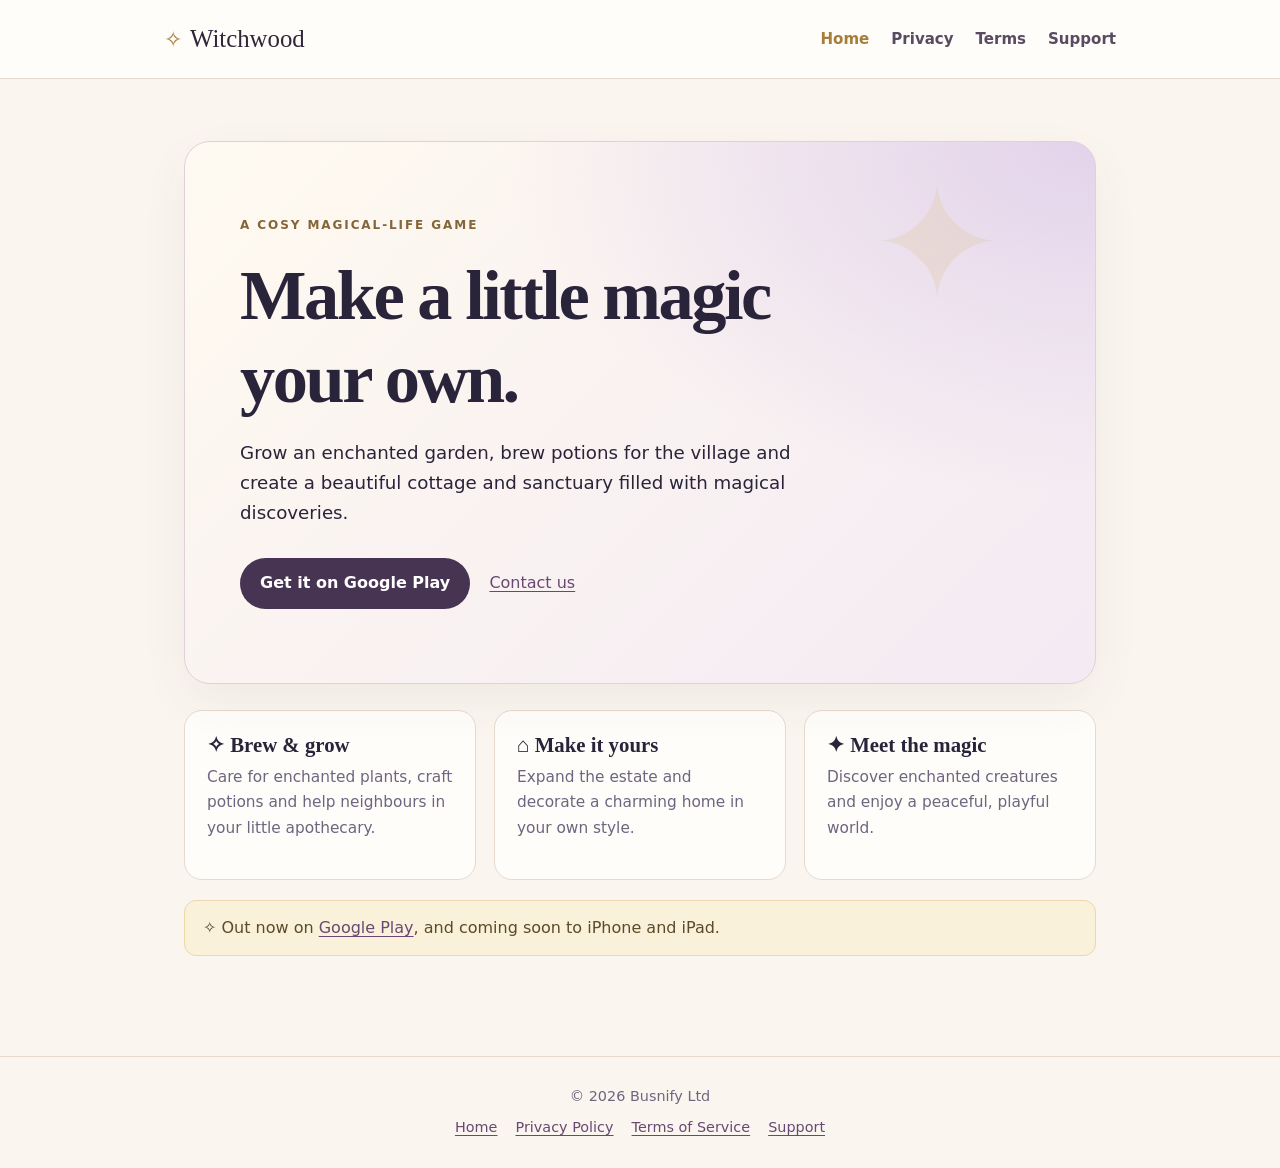
<file: index.html>
<!doctype html>
<html lang="en-GB"><head><meta charset="utf-8"><meta name="viewport" content="width=device-width, initial-scale=1"><meta name="description" content="Witchwood — a cosy magical-life game. Official website, privacy policy and player support."><title>Witchwood — A Little World of Magic</title><link rel="stylesheet" href="styles.css"></head><body>
<header><nav class="nav" aria-label="Main navigation"><a class="brand" href="/">Witchwood</a><div class="links"><a href="/" aria-current="page">Home</a><a href="/privacy.html">Privacy</a><a href="/terms.html">Terms</a><a href="/support.html">Support</a></div></nav></header>
<main><section class="hero"><div class="eyebrow">A cosy magical-life game</div><h1>Make a little magic<br>your own.</h1><p>Grow an enchanted garden, brew potions for the village and create a beautiful cottage and sanctuary filled with magical discoveries.</p><a class="button" href="https://play.google.com/store/apps/details?id=uk.witchwood.game">Get it on Google Play</a> <a href="/support.html" style="margin-left:14px">Contact us</a></section><section class="grid" aria-label="About the game"><div class="tile"><h2>✧ Brew & grow</h2><p>Care for enchanted plants, craft potions and help neighbours in your little apothecary.</p></div><div class="tile"><h2>⌂ Make it yours</h2><p>Expand the estate and decorate a charming home in your own style.</p></div><div class="tile"><h2>✦ Meet the magic</h2><p>Discover enchanted creatures and enjoy a peaceful, playful world.</p></div></section><div class="notice">✧ Out now on <a href="https://play.google.com/store/apps/details?id=uk.witchwood.game">Google Play</a>, and coming soon to iPhone and iPad.</div></main>
<footer><div>© 2026 Busnify Ltd</div><nav aria-label="Footer"><a href="/">Home</a><a href="/privacy.html">Privacy Policy</a><a href="/terms.html">Terms of Service</a><a href="/support.html">Support</a></nav></footer>
</body></html>
</file>
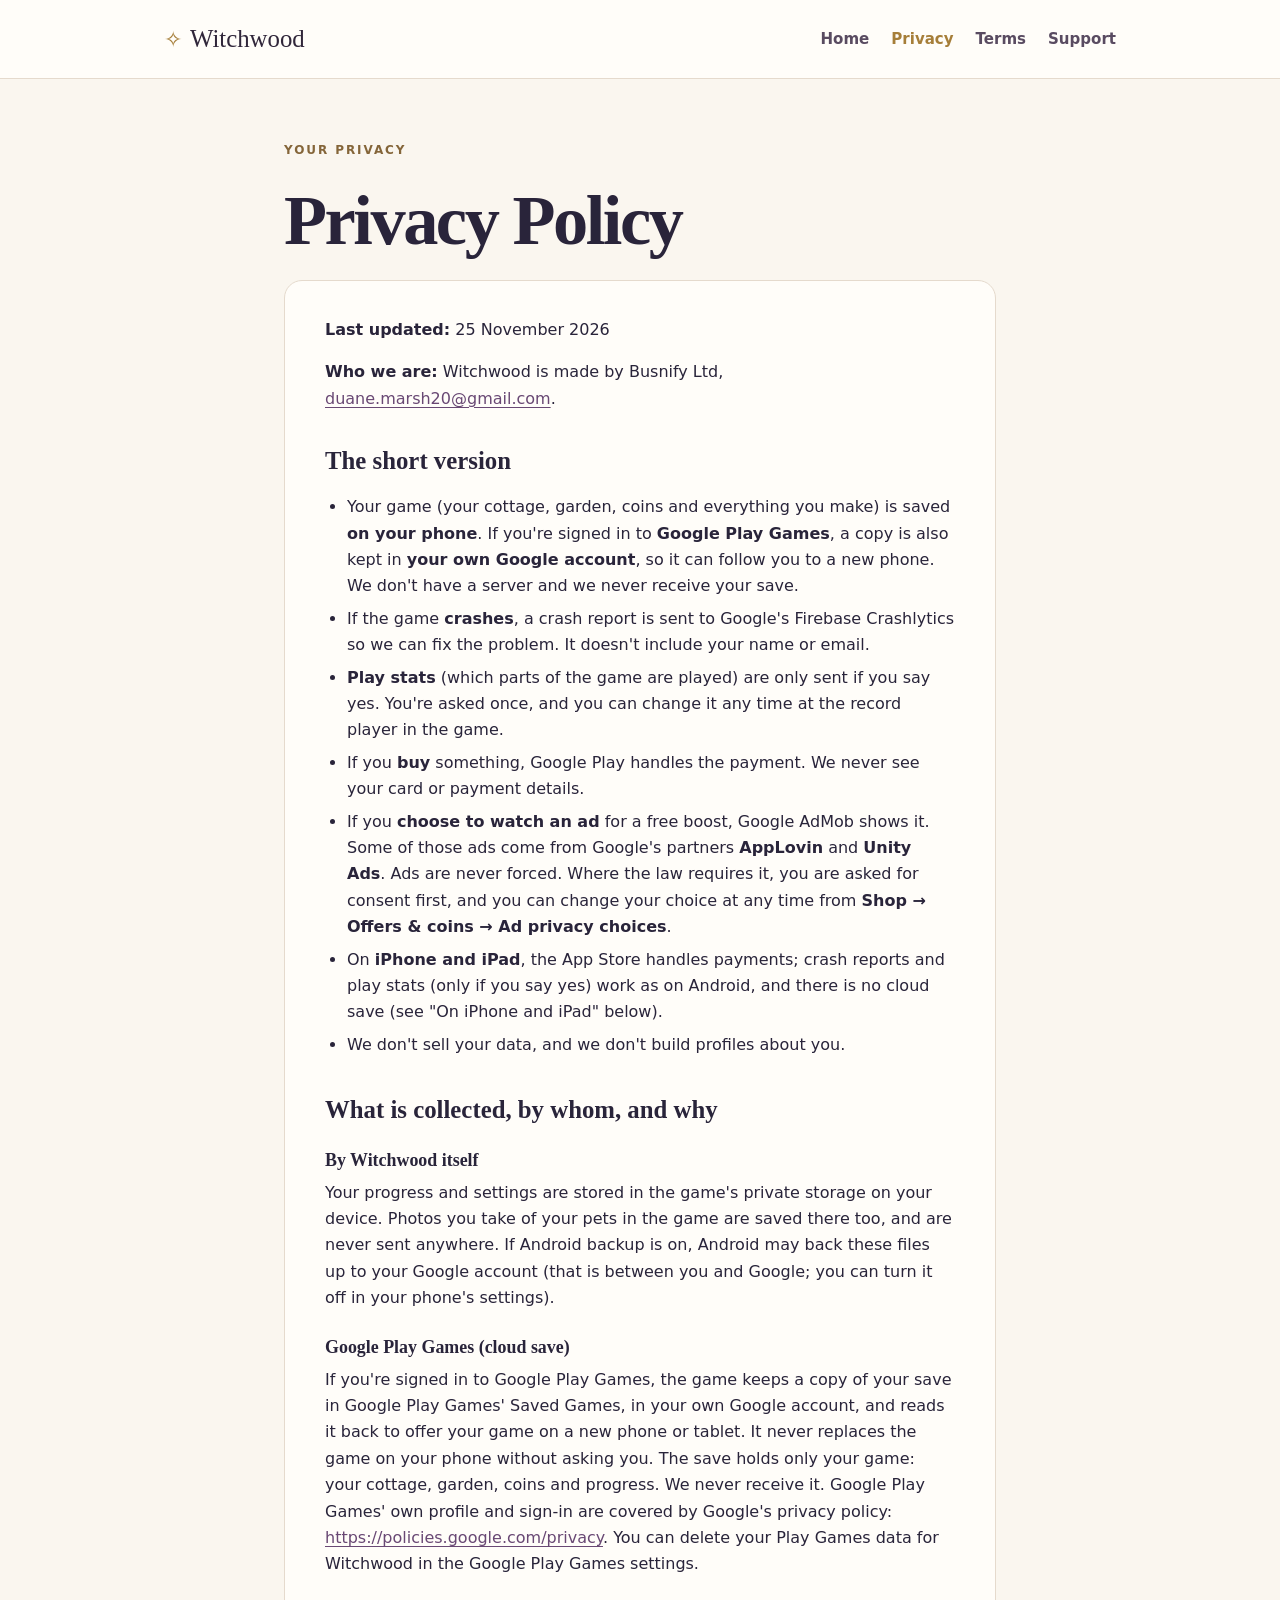
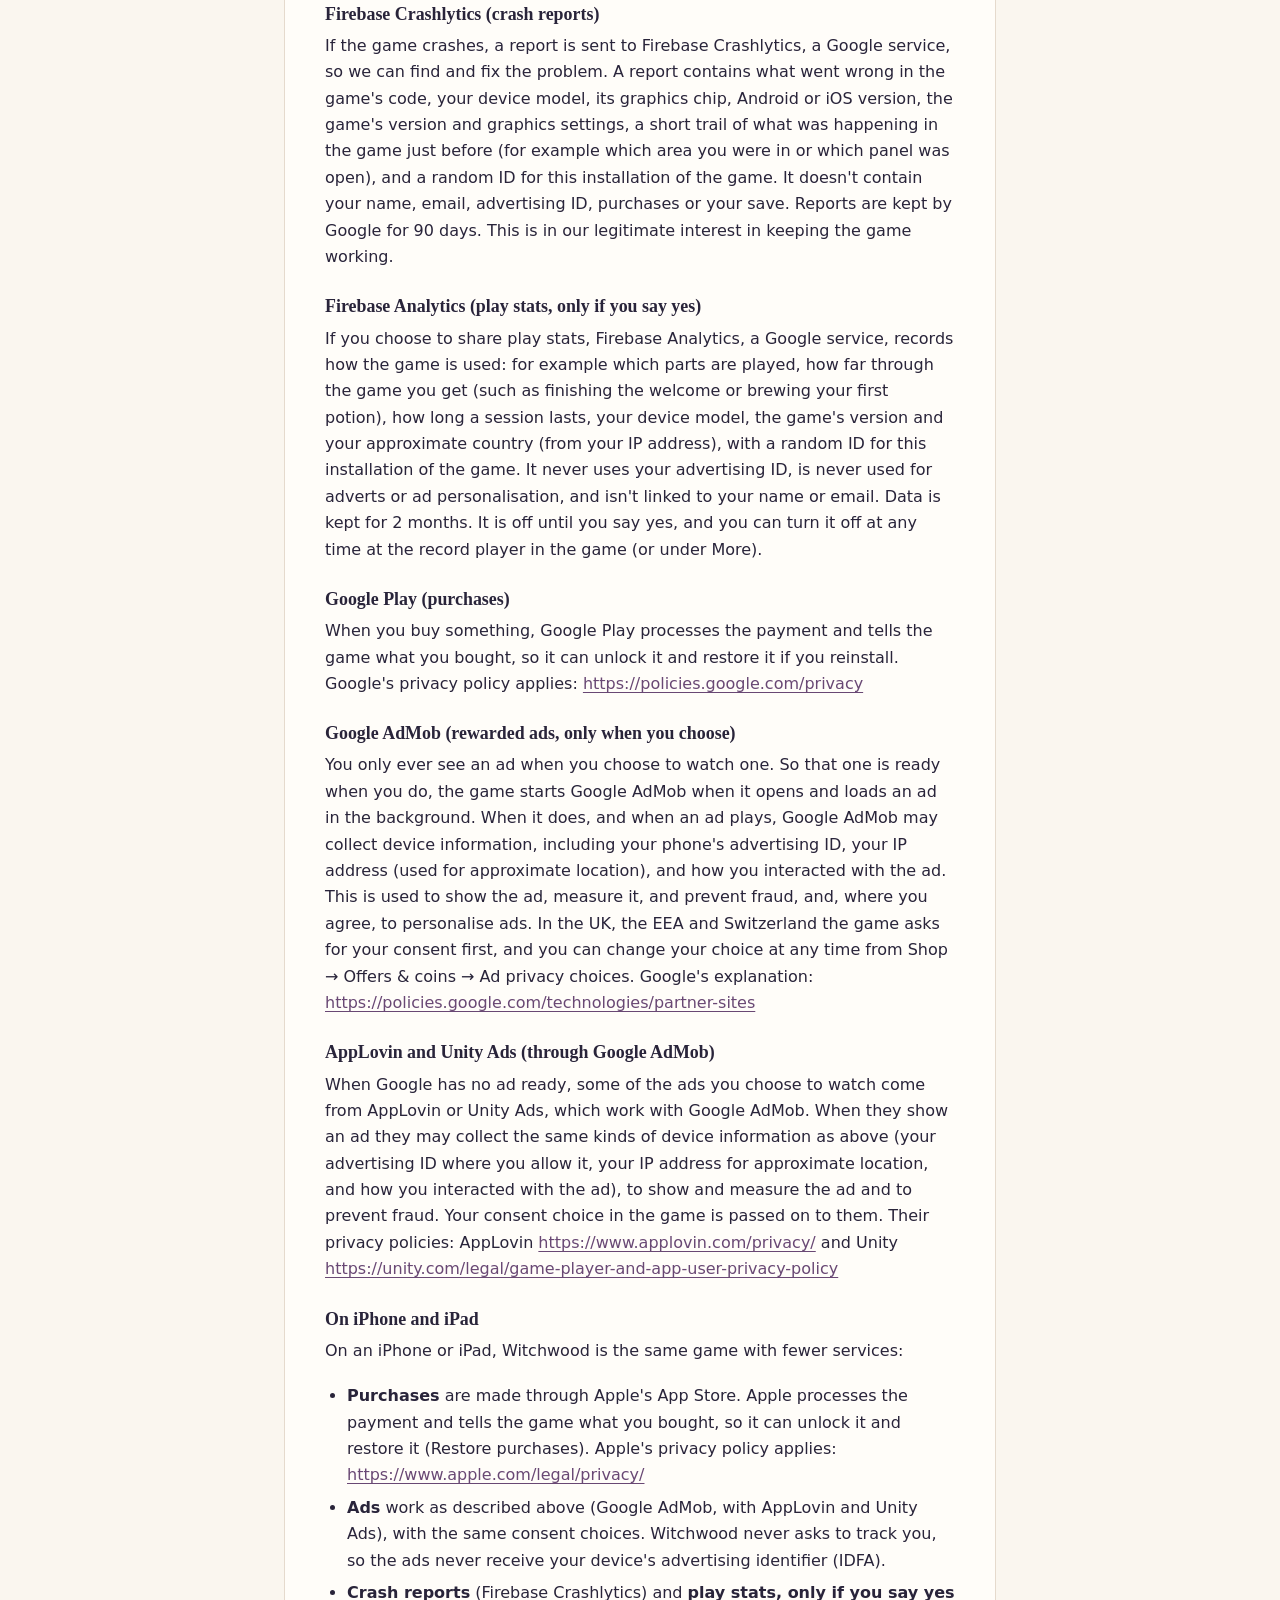
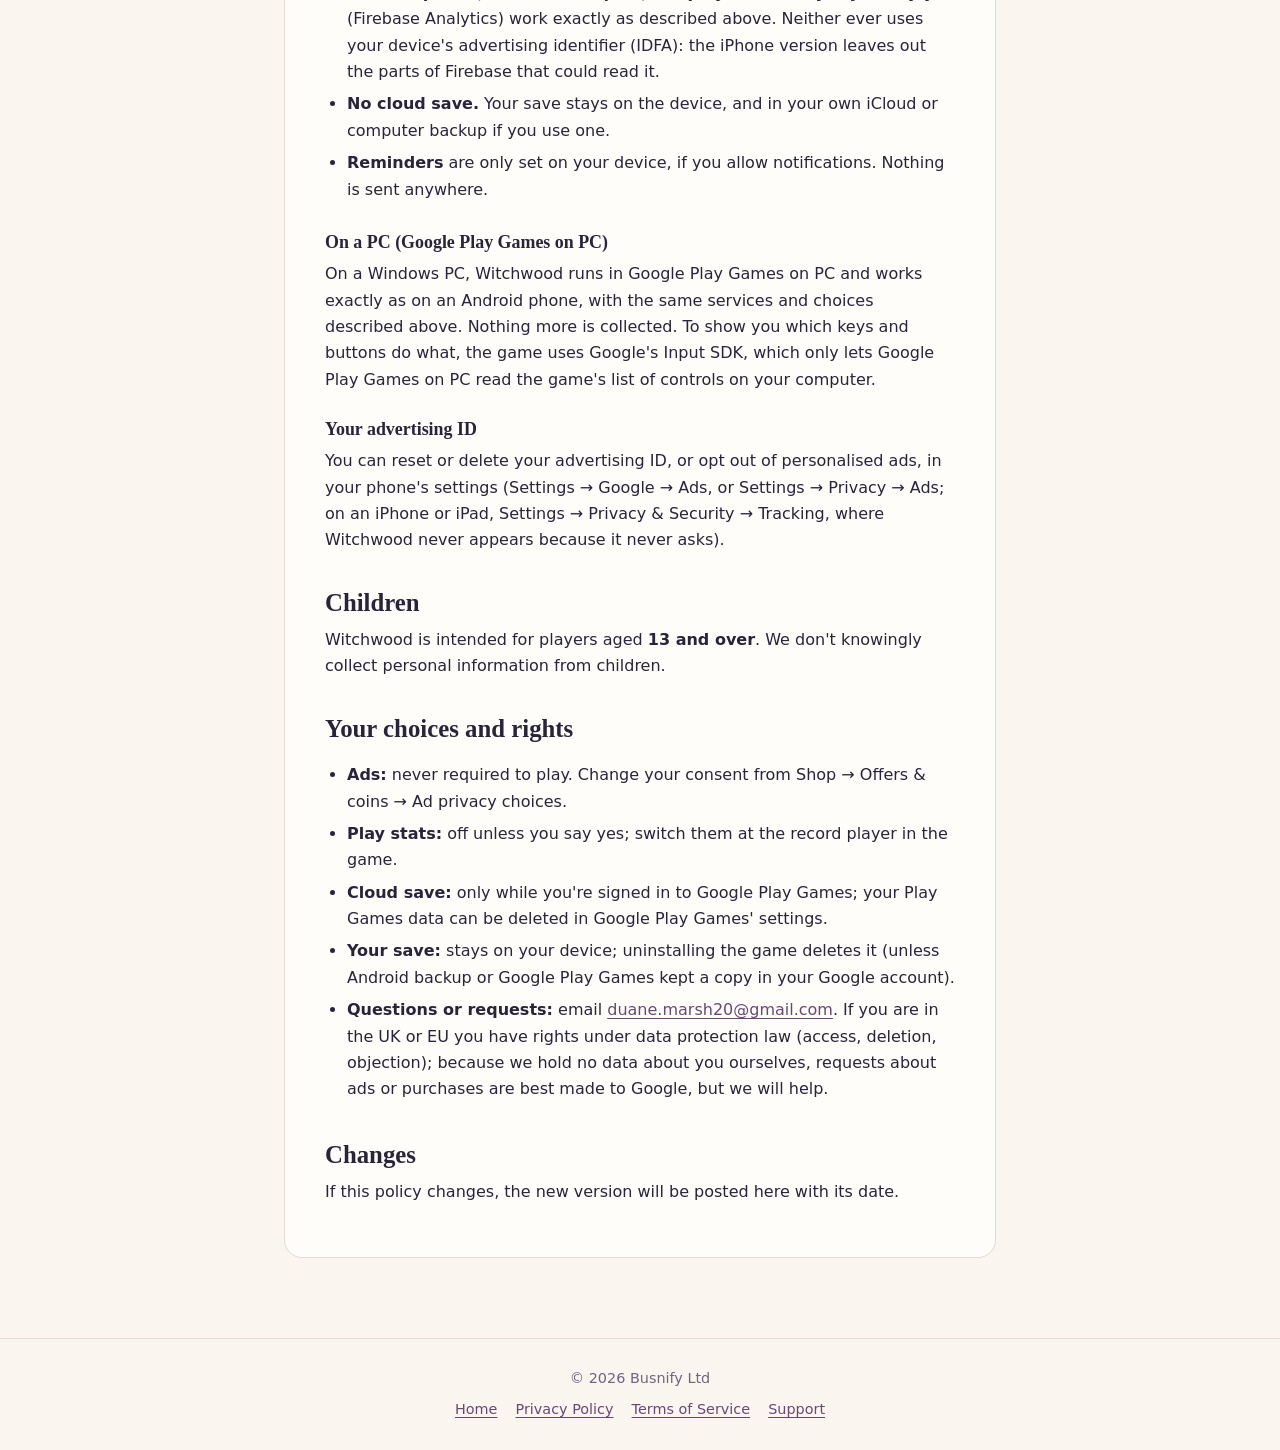
<file: privacy.html>
<!doctype html>
<html lang="en-GB"><head><meta charset="utf-8"><meta name="viewport" content="width=device-width, initial-scale=1"><meta name="description" content="Witchwood privacy policy: game saves, advertising, purchases and contact details."><title>Privacy Policy — Witchwood</title><link rel="stylesheet" href="styles.css"></head><body>
<header><nav class="nav" aria-label="Main navigation"><a class="brand" href="/">Witchwood</a><div class="links"><a href="/">Home</a><a href="/privacy.html" aria-current="page">Privacy</a><a href="/terms.html">Terms</a><a href="/support.html">Support</a></div></nav></header>
<main class="detail"><div class="eyebrow">Your privacy</div><h1>Privacy Policy</h1><section class="content-card">
<p><strong>Last updated:</strong> 25 November 2026</p>
<p><strong>Who we are:</strong> Witchwood is made by Busnify Ltd, <a href="mailto:duane.marsh20@gmail.com">duane.marsh20@gmail.com</a>.</p>
<h2>The short version</h2>
<ul><li>Your game (your cottage, garden, coins and everything you make) is saved <strong>on your phone</strong>. If you're signed in to <strong>Google Play Games</strong>, a copy is also kept in <strong>your own Google account</strong>, so it can follow you to a new phone. We don't have a server and we never receive your save.</li><li>If the game <strong>crashes</strong>, a crash report is sent to Google's Firebase Crashlytics so we can fix the problem. It doesn't include your name or email.</li><li><strong>Play stats</strong> (which parts of the game are played) are only sent if you say yes. You're asked once, and you can change it any time at the record player in the game.</li><li>If you <strong>buy</strong> something, Google Play handles the payment. We never see your card or payment details.</li><li>If you <strong>choose to watch an ad</strong> for a free boost, Google AdMob shows it. Some of those ads come from Google's partners <strong>AppLovin</strong> and <strong>Unity Ads</strong>. Ads are never forced. Where the law requires it, you are asked for consent first, and you can change your choice at any time from <strong>Shop → Offers &amp; coins → Ad privacy choices</strong>.</li><li>On <strong>iPhone and iPad</strong>, the App Store handles payments; crash reports and play stats (only if you say yes) work as on Android, and there is no cloud save (see "On iPhone and iPad" below).</li><li>We don't sell your data, and we don't build profiles about you.</li></ul>
<h2>What is collected, by whom, and why</h2>
<h3>By Witchwood itself</h3>
<p>Your progress and settings are stored in the game's private storage on your device. Photos you take of your pets in the game are saved there too, and are never sent anywhere. If Android backup is on, Android may back these files up to your Google account (that is between you and Google; you can turn it off in your phone's settings).</p>
<h3>Google Play Games (cloud save)</h3>
<p>If you're signed in to Google Play Games, the game keeps a copy of your save in Google Play Games' Saved Games, in your own Google account, and reads it back to offer your game on a new phone or tablet. It never replaces the game on your phone without asking you. The save holds only your game: your cottage, garden, coins and progress. We never receive it. Google Play Games' own profile and sign-in are covered by Google's privacy policy: <a href="https://policies.google.com/privacy">https://policies.google.com/privacy</a>. You can delete your Play Games data for Witchwood in the Google Play Games settings.</p>
<h3>Firebase Crashlytics (crash reports)</h3>
<p>If the game crashes, a report is sent to Firebase Crashlytics, a Google service, so we can find and fix the problem. A report contains what went wrong in the game's code, your device model, its graphics chip, Android or iOS version, the game's version and graphics settings, a short trail of what was happening in the game just before (for example which area you were in or which panel was open), and a random ID for this installation of the game. It doesn't contain your name, email, advertising ID, purchases or your save. Reports are kept by Google for 90 days. This is in our legitimate interest in keeping the game working.</p>
<h3>Firebase Analytics (play stats, only if you say yes)</h3>
<p>If you choose to share play stats, Firebase Analytics, a Google service, records how the game is used: for example which parts are played, how far through the game you get (such as finishing the welcome or brewing your first potion), how long a session lasts, your device model, the game's version and your approximate country (from your IP address), with a random ID for this installation of the game. It never uses your advertising ID, is never used for adverts or ad personalisation, and isn't linked to your name or email. Data is kept for 2 months. It is off until you say yes, and you can turn it off at any time at the record player in the game (or under More).</p>
<h3>Google Play (purchases)</h3>
<p>When you buy something, Google Play processes the payment and tells the game what you bought, so it can unlock it and restore it if you reinstall. Google's privacy policy applies: <a href="https://policies.google.com/privacy">https://policies.google.com/privacy</a></p>
<h3>Google AdMob (rewarded ads, only when you choose)</h3>
<p>You only ever see an ad when you choose to watch one. So that one is ready when you do, the game starts Google AdMob when it opens and loads an ad in the background. When it does, and when an ad plays, Google AdMob may collect device information, including your phone's advertising ID, your IP address (used for approximate location), and how you interacted with the ad. This is used to show the ad, measure it, and prevent fraud, and, where you agree, to personalise ads. In the UK, the EEA and Switzerland the game asks for your consent first, and you can change your choice at any time from Shop → Offers &amp; coins → Ad privacy choices. Google's explanation: <a href="https://policies.google.com/technologies/partner-sites">https://policies.google.com/technologies/partner-sites</a></p>
<h3>AppLovin and Unity Ads (through Google AdMob)</h3>
<p>When Google has no ad ready, some of the ads you choose to watch come from AppLovin or Unity Ads, which work with Google AdMob. When they show an ad they may collect the same kinds of device information as above (your advertising ID where you allow it, your IP address for approximate location, and how you interacted with the ad), to show and measure the ad and to prevent fraud. Your consent choice in the game is passed on to them. Their privacy policies: AppLovin <a href="https://www.applovin.com/privacy/">https://www.applovin.com/privacy/</a> and Unity <a href="https://unity.com/legal/game-player-and-app-user-privacy-policy">https://unity.com/legal/game-player-and-app-user-privacy-policy</a></p>
<h3>On iPhone and iPad</h3>
<p>On an iPhone or iPad, Witchwood is the same game with fewer services:</p>
<ul><li><strong>Purchases</strong> are made through Apple's App Store. Apple processes the payment and tells the game what you bought, so it can unlock it and restore it (Restore purchases). Apple's privacy policy applies: <a href="https://www.apple.com/legal/privacy/">https://www.apple.com/legal/privacy/</a></li><li><strong>Ads</strong> work as described above (Google AdMob, with AppLovin and Unity Ads), with the same consent choices. Witchwood never asks to track you, so the ads never receive your device's advertising identifier (IDFA).</li><li><strong>Crash reports</strong> (Firebase Crashlytics) and <strong>play stats, only if you say yes</strong> (Firebase Analytics) work exactly as described above. Neither ever uses your device's advertising identifier (IDFA): the iPhone version leaves out the parts of Firebase that could read it.</li><li><strong>No cloud save.</strong> Your save stays on the device, and in your own iCloud or computer backup if you use one.</li><li><strong>Reminders</strong> are only set on your device, if you allow notifications. Nothing is sent anywhere.</li></ul>
<h3>On a PC (Google Play Games on PC)</h3>
<p>On a Windows PC, Witchwood runs in Google Play Games on PC and works exactly as on an Android phone, with the same services and choices described above. Nothing more is collected. To show you which keys and buttons do what, the game uses Google's Input SDK, which only lets Google Play Games on PC read the game's list of controls on your computer.</p>
<h3>Your advertising ID</h3>
<p>You can reset or delete your advertising ID, or opt out of personalised ads, in your phone's settings (Settings → Google → Ads, or Settings → Privacy → Ads; on an iPhone or iPad, Settings → Privacy &amp; Security → Tracking, where Witchwood never appears because it never asks).</p>
<h2>Children</h2>
<p>Witchwood is intended for players aged <strong>13 and over</strong>. We don't knowingly collect personal information from children.</p>
<h2>Your choices and rights</h2>
<ul><li><strong>Ads:</strong> never required to play. Change your consent from Shop → Offers &amp; coins → Ad privacy choices.</li><li><strong>Play stats:</strong> off unless you say yes; switch them at the record player in the game.</li><li><strong>Cloud save:</strong> only while you're signed in to Google Play Games; your Play Games data can be deleted in Google Play Games' settings.</li><li><strong>Your save:</strong> stays on your device; uninstalling the game deletes it (unless Android backup or Google Play Games kept a copy in your Google account).</li><li><strong>Questions or requests:</strong> email <a href="mailto:duane.marsh20@gmail.com">duane.marsh20@gmail.com</a>. If you are in the UK or EU you have rights under data protection law (access, deletion, objection); because we hold no data about you ourselves, requests about ads or purchases are best made to Google, but we will help.</li></ul>
<h2>Changes</h2>
<p>If this policy changes, the new version will be posted here with its date.</p>
</section></main>
<footer><div>© 2026 Busnify Ltd</div><nav aria-label="Footer"><a href="/">Home</a><a href="/privacy.html">Privacy Policy</a><a href="/terms.html">Terms of Service</a><a href="/support.html">Support</a></nav></footer>
</body></html>
</file>
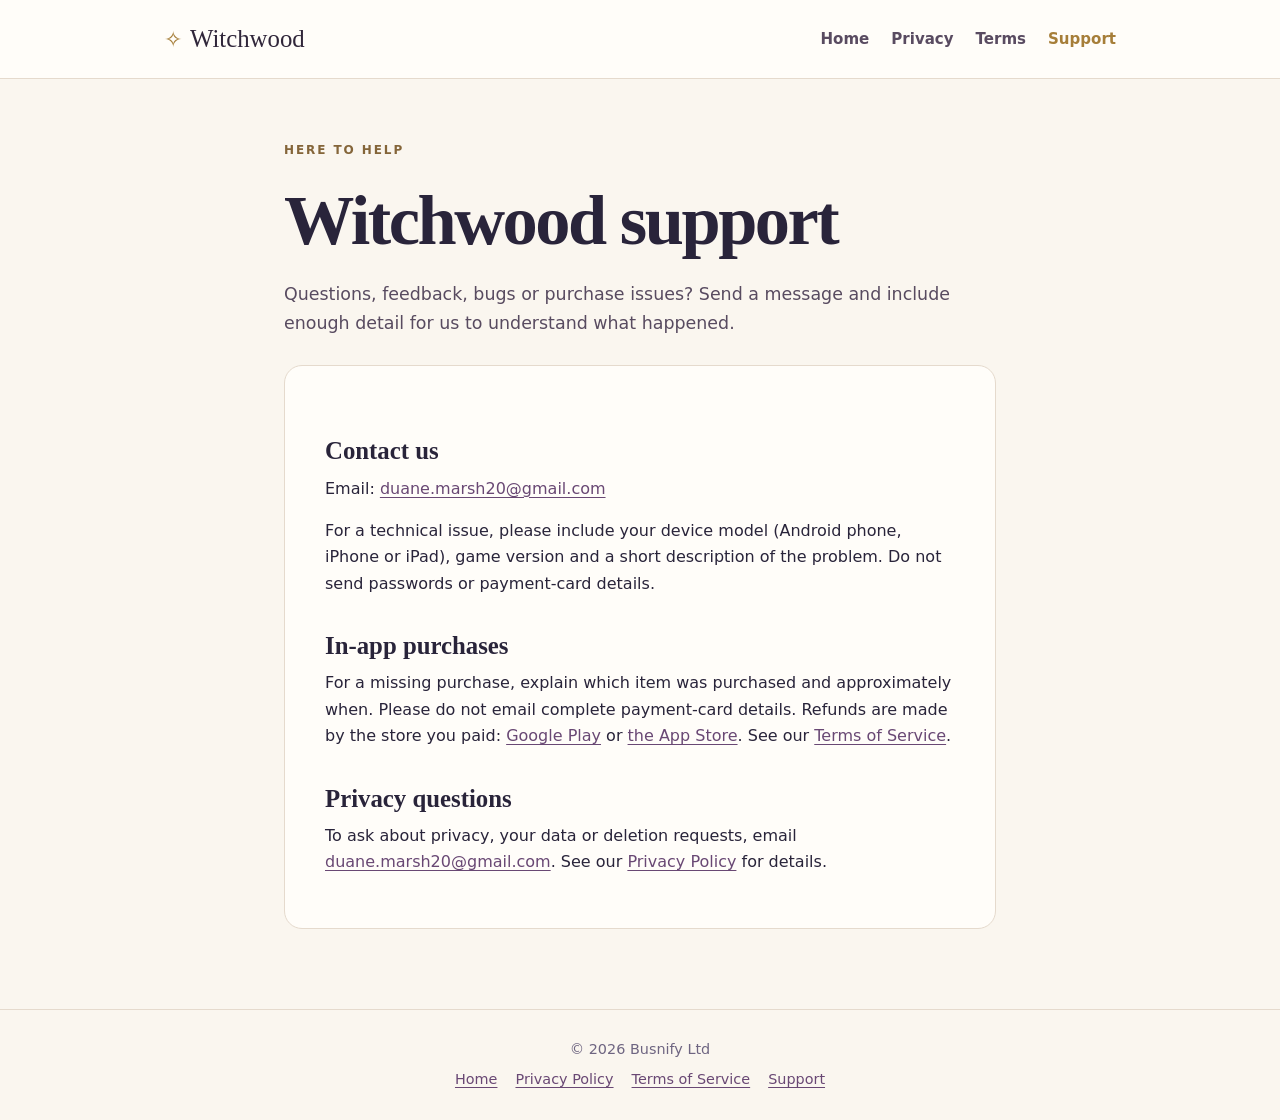
<file: support.html>
<!doctype html>
<html lang="en-GB"><head><meta charset="utf-8"><meta name="viewport" content="width=device-width, initial-scale=1"><meta name="description" content="Witchwood support and contact information."><title>Support — Witchwood</title><link rel="stylesheet" href="styles.css"></head><body>
<header><nav class="nav" aria-label="Main navigation"><a class="brand" href="/">Witchwood</a><div class="links"><a href="/">Home</a><a href="/privacy.html">Privacy</a><a href="/terms.html">Terms</a><a href="/support.html" aria-current="page">Support</a></div></nav></header>
<main class="detail"><div class="eyebrow">Here to help</div><h1>Witchwood support</h1><p class="lead">Questions, feedback, bugs or purchase issues? Send a message and include enough detail for us to understand what happened.</p><section class="content-card"><h2>Contact us</h2><p>Email: <a href="mailto:duane.marsh20@gmail.com">duane.marsh20@gmail.com</a></p><p>For a technical issue, please include your device model (Android phone, iPhone or iPad), game version and a short description of the problem. Do not send passwords or payment-card details.</p><h2>In-app purchases</h2><p>For a missing purchase, explain which item was purchased and approximately when. Please do not email complete payment-card details. Refunds are made by the store you paid: <a href="https://support.google.com/googleplay/answer/2479637">Google Play</a> or <a href="https://reportaproblem.apple.com">the App Store</a>. See our <a href="/terms.html">Terms of Service</a>.</p><h2>Privacy questions</h2><p>To ask about privacy, your data or deletion requests, email <a href="mailto:duane.marsh20@gmail.com?subject=Witchwood%20privacy%20request">duane.marsh20@gmail.com</a>. See our <a href="/privacy.html">Privacy Policy</a> for details.</p></section></main>
<footer><div>© 2026 Busnify Ltd</div><nav aria-label="Footer"><a href="/">Home</a><a href="/privacy.html">Privacy Policy</a><a href="/terms.html">Terms of Service</a><a href="/support.html">Support</a></nav></footer>
</body></html>
</file>
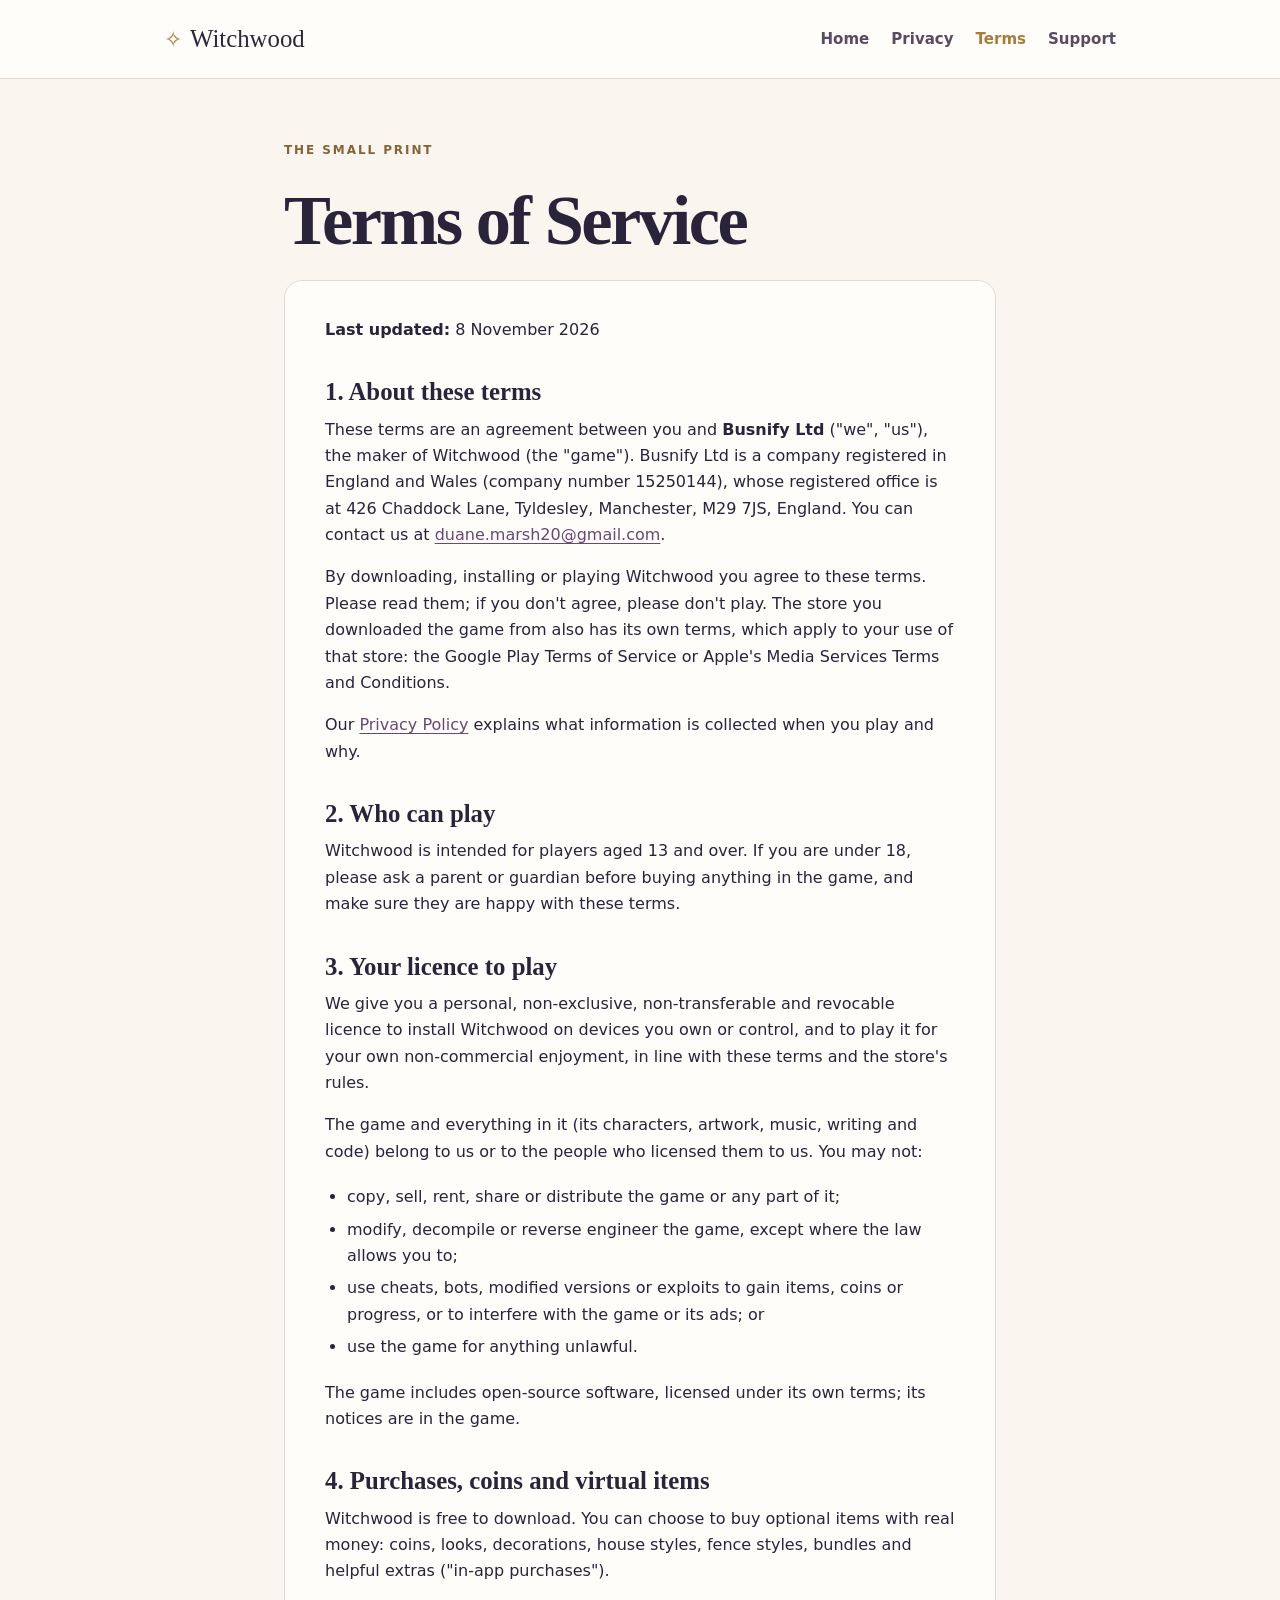
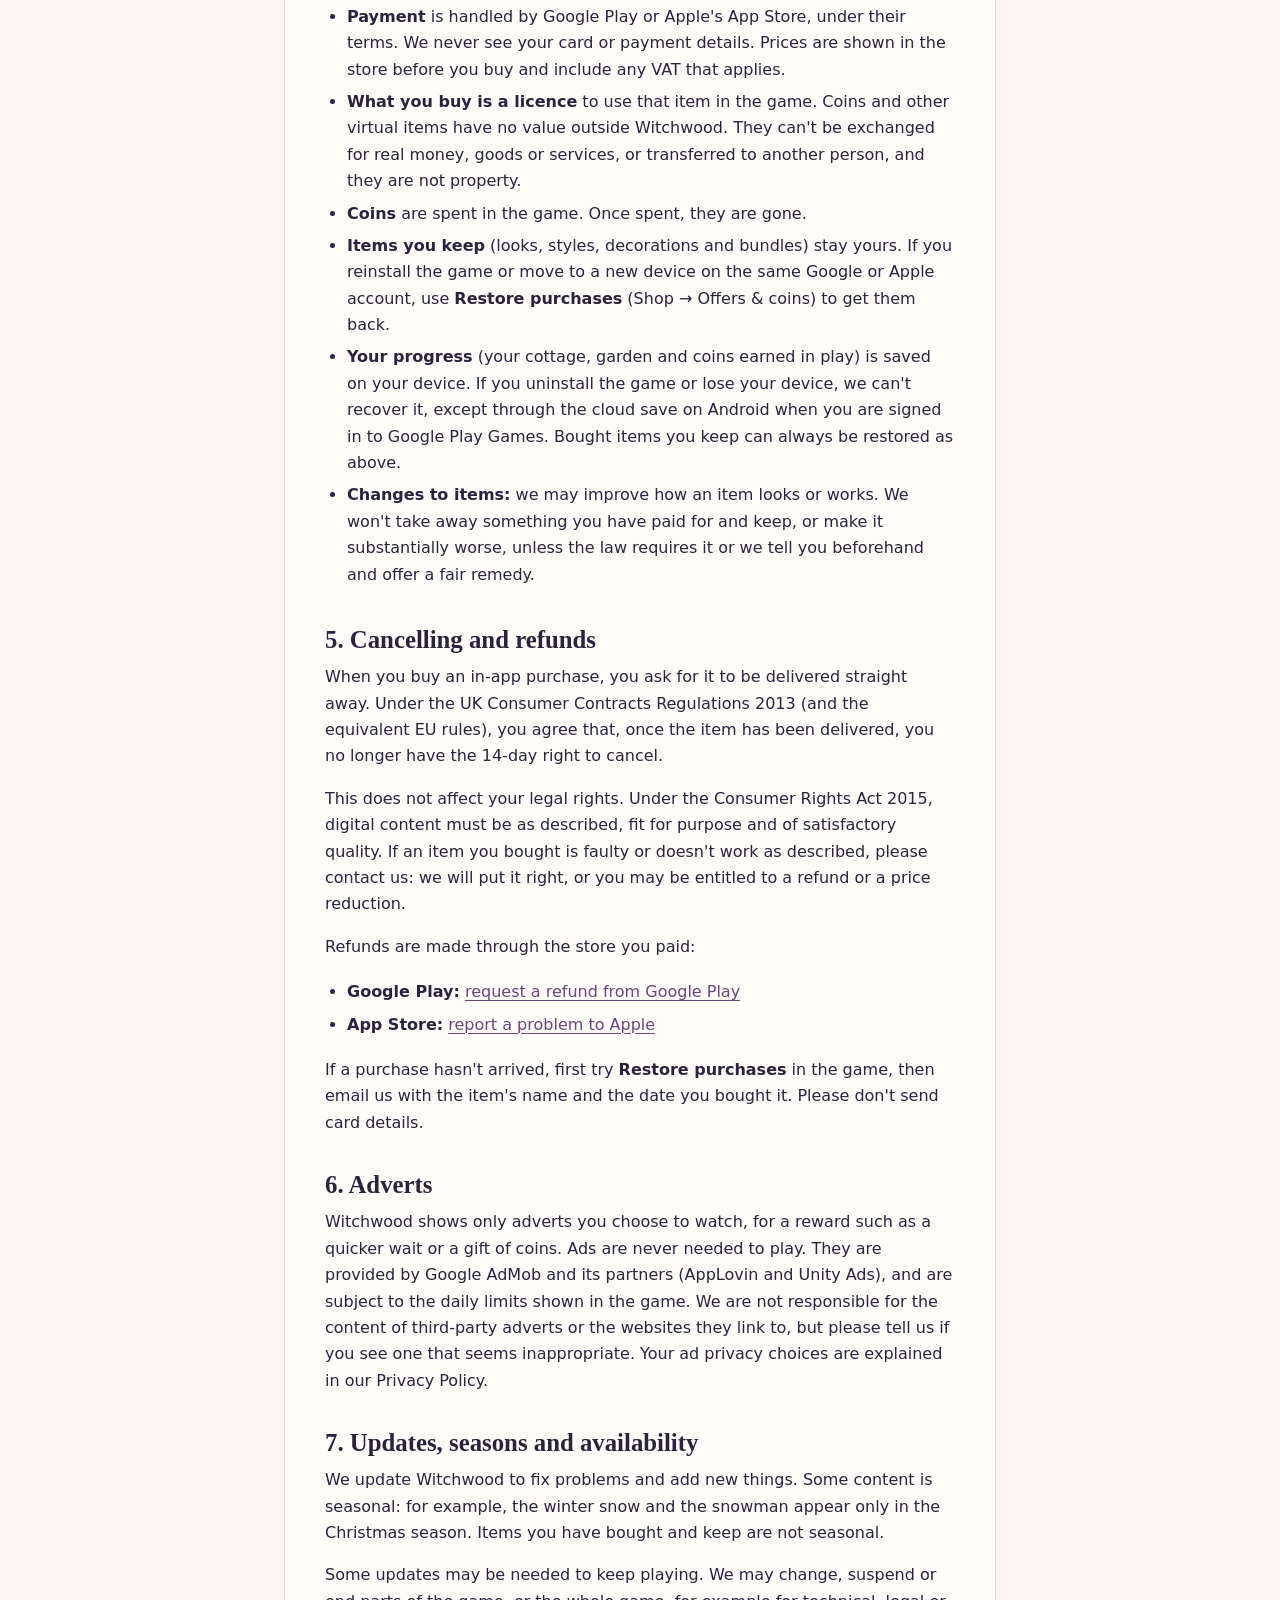
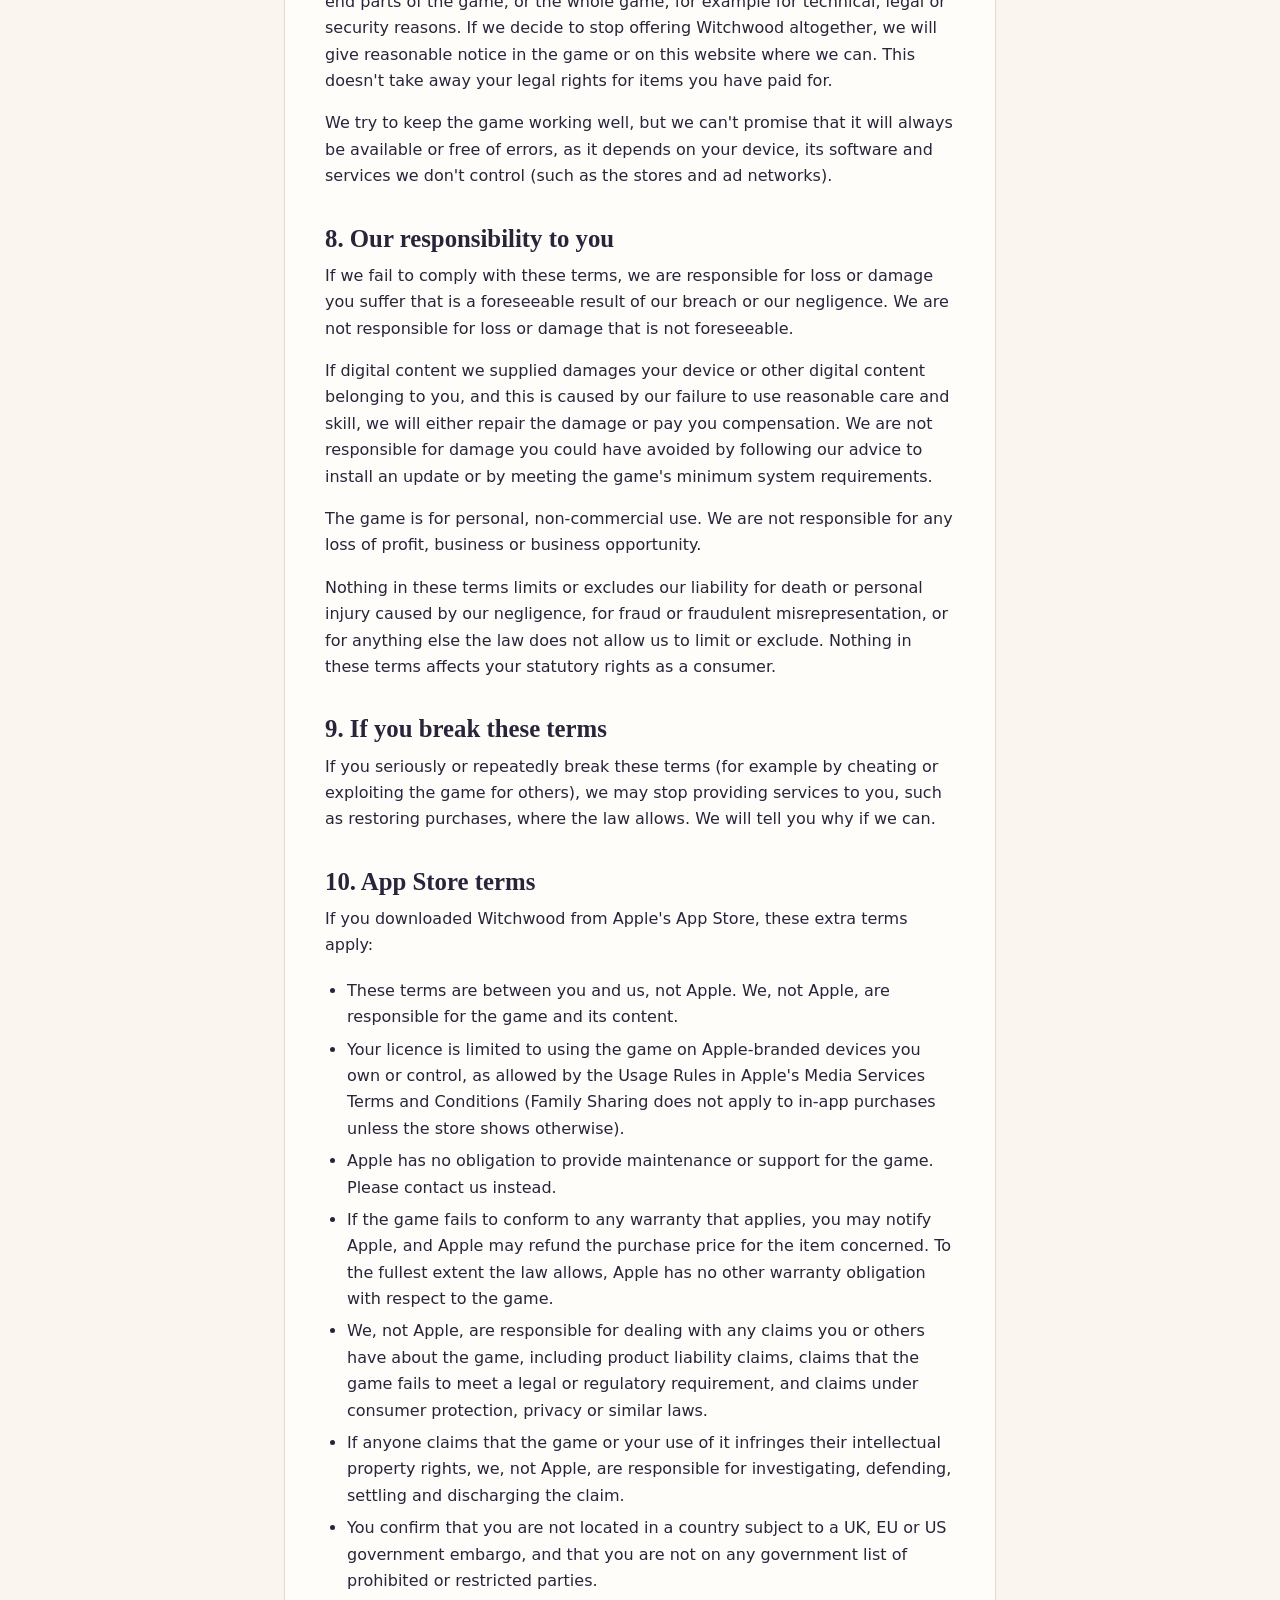
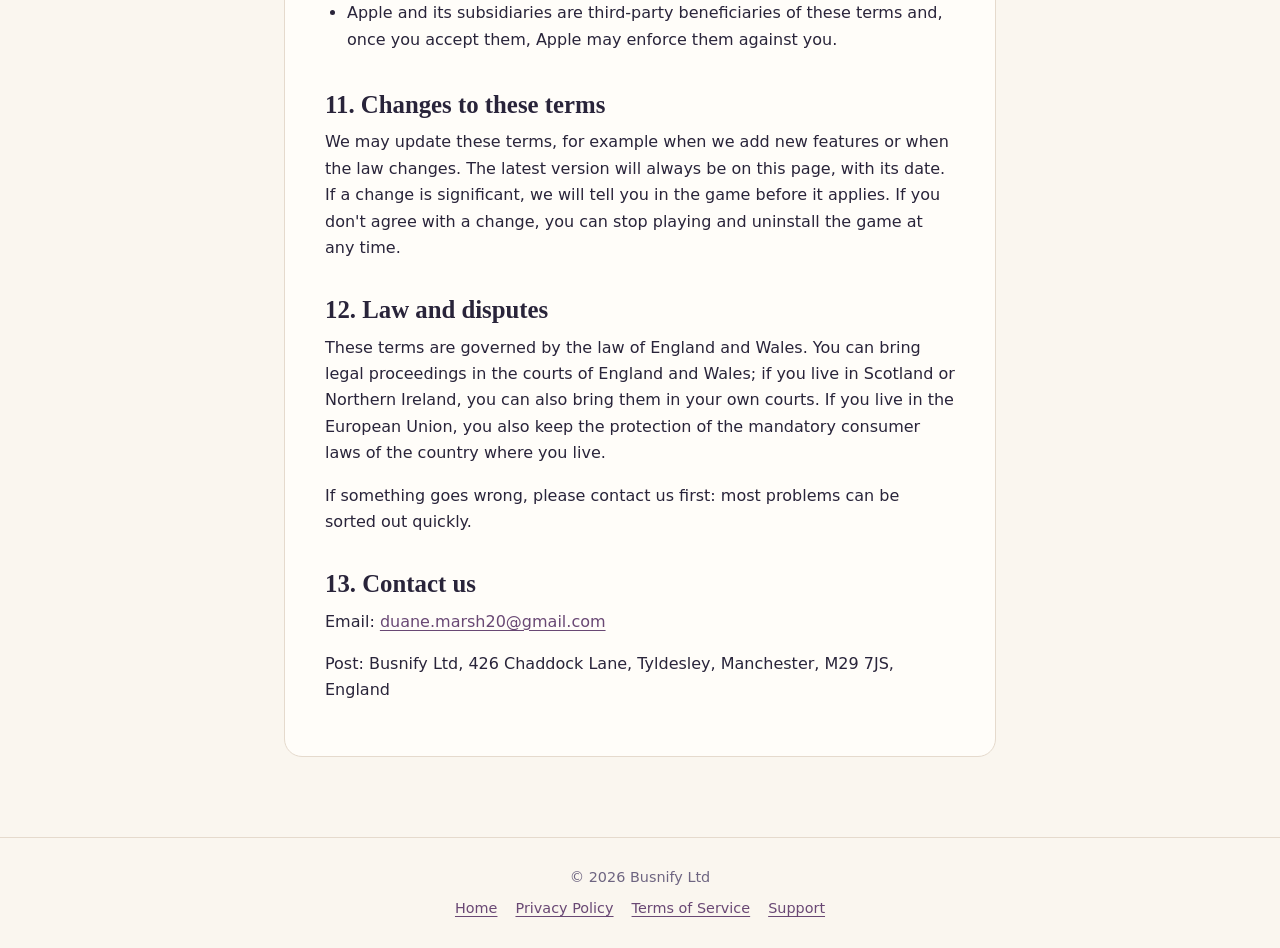
<file: terms.html>
<!doctype html>
<html lang="en-GB"><head><meta charset="utf-8"><meta name="viewport" content="width=device-width, initial-scale=1"><meta name="description" content="Witchwood terms of service: your licence to play, purchases, refunds and your rights."><title>Terms of Service — Witchwood</title><link rel="stylesheet" href="styles.css"></head><body>
<header><nav class="nav" aria-label="Main navigation"><a class="brand" href="/">Witchwood</a><div class="links"><a href="/">Home</a><a href="/privacy.html">Privacy</a><a href="/terms.html" aria-current="page">Terms</a><a href="/support.html">Support</a></div></nav></header>
<main class="detail"><div class="eyebrow">The small print</div><h1>Terms of Service</h1><section class="content-card">
<p><strong>Last updated:</strong> 8 November 2026</p>
<h2>1. About these terms</h2>
<p>These terms are an agreement between you and <strong>Busnify Ltd</strong> ("we", "us"), the maker of Witchwood (the "game"). Busnify Ltd is a company registered in England and Wales (company number 15250144), whose registered office is at 426 Chaddock Lane, Tyldesley, Manchester, M29 7JS, England. You can contact us at <a href="mailto:duane.marsh20@gmail.com">duane.marsh20@gmail.com</a>.</p>
<p>By downloading, installing or playing Witchwood you agree to these terms. Please read them; if you don't agree, please don't play. The store you downloaded the game from also has its own terms, which apply to your use of that store: the Google Play Terms of Service or Apple's Media Services Terms and Conditions.</p>
<p>Our <a href="/privacy.html">Privacy Policy</a> explains what information is collected when you play and why.</p>
<h2>2. Who can play</h2>
<p>Witchwood is intended for players aged 13 and over. If you are under 18, please ask a parent or guardian before buying anything in the game, and make sure they are happy with these terms.</p>
<h2>3. Your licence to play</h2>
<p>We give you a personal, non-exclusive, non-transferable and revocable licence to install Witchwood on devices you own or control, and to play it for your own non-commercial enjoyment, in line with these terms and the store's rules.</p>
<p>The game and everything in it (its characters, artwork, music, writing and code) belong to us or to the people who licensed them to us. You may not:</p>
<ul><li>copy, sell, rent, share or distribute the game or any part of it;</li><li>modify, decompile or reverse engineer the game, except where the law allows you to;</li><li>use cheats, bots, modified versions or exploits to gain items, coins or progress, or to interfere with the game or its ads; or</li><li>use the game for anything unlawful.</li></ul>
<p>The game includes open-source software, licensed under its own terms; its notices are in the game.</p>
<h2>4. Purchases, coins and virtual items</h2>
<p>Witchwood is free to download. You can choose to buy optional items with real money: coins, looks, decorations, house styles, fence styles, bundles and helpful extras ("in-app purchases").</p>
<ul><li><strong>Payment</strong> is handled by Google Play or Apple's App Store, under their terms. We never see your card or payment details. Prices are shown in the store before you buy and include any VAT that applies.</li><li><strong>What you buy is a licence</strong> to use that item in the game. Coins and other virtual items have no value outside Witchwood. They can't be exchanged for real money, goods or services, or transferred to another person, and they are not property.</li><li><strong>Coins</strong> are spent in the game. Once spent, they are gone.</li><li><strong>Items you keep</strong> (looks, styles, decorations and bundles) stay yours. If you reinstall the game or move to a new device on the same Google or Apple account, use <strong>Restore purchases</strong> (Shop → Offers &amp; coins) to get them back.</li><li><strong>Your progress</strong> (your cottage, garden and coins earned in play) is saved on your device. If you uninstall the game or lose your device, we can't recover it, except through the cloud save on Android when you are signed in to Google Play Games. Bought items you keep can always be restored as above.</li><li><strong>Changes to items:</strong> we may improve how an item looks or works. We won't take away something you have paid for and keep, or make it substantially worse, unless the law requires it or we tell you beforehand and offer a fair remedy.</li></ul>
<h2>5. Cancelling and refunds</h2>
<p>When you buy an in-app purchase, you ask for it to be delivered straight away. Under the UK Consumer Contracts Regulations 2013 (and the equivalent EU rules), you agree that, once the item has been delivered, you no longer have the 14-day right to cancel.</p>
<p>This does not affect your legal rights. Under the Consumer Rights Act 2015, digital content must be as described, fit for purpose and of satisfactory quality. If an item you bought is faulty or doesn't work as described, please contact us: we will put it right, or you may be entitled to a refund or a price reduction.</p>
<p>Refunds are made through the store you paid:</p>
<ul><li><strong>Google Play:</strong> <a href="https://support.google.com/googleplay/answer/2479637">request a refund from Google Play</a></li><li><strong>App Store:</strong> <a href="https://reportaproblem.apple.com">report a problem to Apple</a></li></ul>
<p>If a purchase hasn't arrived, first try <strong>Restore purchases</strong> in the game, then email us with the item's name and the date you bought it. Please don't send card details.</p>
<h2>6. Adverts</h2>
<p>Witchwood shows only adverts you choose to watch, for a reward such as a quicker wait or a gift of coins. Ads are never needed to play. They are provided by Google AdMob and its partners (AppLovin and Unity Ads), and are subject to the daily limits shown in the game. We are not responsible for the content of third-party adverts or the websites they link to, but please tell us if you see one that seems inappropriate. Your ad privacy choices are explained in our Privacy Policy.</p>
<h2>7. Updates, seasons and availability</h2>
<p>We update Witchwood to fix problems and add new things. Some content is seasonal: for example, the winter snow and the snowman appear only in the Christmas season. Items you have bought and keep are not seasonal.</p>
<p>Some updates may be needed to keep playing. We may change, suspend or end parts of the game, or the whole game, for example for technical, legal or security reasons. If we decide to stop offering Witchwood altogether, we will give reasonable notice in the game or on this website where we can. This doesn't take away your legal rights for items you have paid for.</p>
<p>We try to keep the game working well, but we can't promise that it will always be available or free of errors, as it depends on your device, its software and services we don't control (such as the stores and ad networks).</p>
<h2>8. Our responsibility to you</h2>
<p>If we fail to comply with these terms, we are responsible for loss or damage you suffer that is a foreseeable result of our breach or our negligence. We are not responsible for loss or damage that is not foreseeable.</p>
<p>If digital content we supplied damages your device or other digital content belonging to you, and this is caused by our failure to use reasonable care and skill, we will either repair the damage or pay you compensation. We are not responsible for damage you could have avoided by following our advice to install an update or by meeting the game's minimum system requirements.</p>
<p>The game is for personal, non-commercial use. We are not responsible for any loss of profit, business or business opportunity.</p>
<p>Nothing in these terms limits or excludes our liability for death or personal injury caused by our negligence, for fraud or fraudulent misrepresentation, or for anything else the law does not allow us to limit or exclude. Nothing in these terms affects your statutory rights as a consumer.</p>
<h2>9. If you break these terms</h2>
<p>If you seriously or repeatedly break these terms (for example by cheating or exploiting the game for others), we may stop providing services to you, such as restoring purchases, where the law allows. We will tell you why if we can.</p>
<h2>10. App Store terms</h2>
<p>If you downloaded Witchwood from Apple's App Store, these extra terms apply:</p>
<ul><li>These terms are between you and us, not Apple. We, not Apple, are responsible for the game and its content.</li><li>Your licence is limited to using the game on Apple-branded devices you own or control, as allowed by the Usage Rules in Apple's Media Services Terms and Conditions (Family Sharing does not apply to in-app purchases unless the store shows otherwise).</li><li>Apple has no obligation to provide maintenance or support for the game. Please contact us instead.</li><li>If the game fails to conform to any warranty that applies, you may notify Apple, and Apple may refund the purchase price for the item concerned. To the fullest extent the law allows, Apple has no other warranty obligation with respect to the game.</li><li>We, not Apple, are responsible for dealing with any claims you or others have about the game, including product liability claims, claims that the game fails to meet a legal or regulatory requirement, and claims under consumer protection, privacy or similar laws.</li><li>If anyone claims that the game or your use of it infringes their intellectual property rights, we, not Apple, are responsible for investigating, defending, settling and discharging the claim.</li><li>You confirm that you are not located in a country subject to a UK, EU or US government embargo, and that you are not on any government list of prohibited or restricted parties.</li><li>Apple and its subsidiaries are third-party beneficiaries of these terms and, once you accept them, Apple may enforce them against you.</li></ul>
<h2>11. Changes to these terms</h2>
<p>We may update these terms, for example when we add new features or when the law changes. The latest version will always be on this page, with its date. If a change is significant, we will tell you in the game before it applies. If you don't agree with a change, you can stop playing and uninstall the game at any time.</p>
<h2>12. Law and disputes</h2>
<p>These terms are governed by the law of England and Wales. You can bring legal proceedings in the courts of England and Wales; if you live in Scotland or Northern Ireland, you can also bring them in your own courts. If you live in the European Union, you also keep the protection of the mandatory consumer laws of the country where you live.</p>
<p>If something goes wrong, please contact us first: most problems can be sorted out quickly.</p>
<h2>13. Contact us</h2>
<p>Email: <a href="mailto:duane.marsh20@gmail.com">duane.marsh20@gmail.com</a></p>
<p>Post: Busnify Ltd, 426 Chaddock Lane, Tyldesley, Manchester, M29 7JS, England</p>
</section></main>
<footer><div>© 2026 Busnify Ltd</div><nav aria-label="Footer"><a href="/">Home</a><a href="/privacy.html">Privacy Policy</a><a href="/terms.html">Terms of Service</a><a href="/support.html">Support</a></nav></footer>
</body></html>
</file>
<file: styles.css>
:root{color-scheme:light;--ink:#29243a;--muted:#6e6581;--paper:#faf6ef;--lilac:#f1e7f5;--plum:#473452;--plumdeep:#30263a;--gold:#a67e39;--border:#e5dacd;--white:#fffdf9}*{box-sizing:border-box}html{scroll-behavior:smooth}body{margin:0;background:var(--paper);color:var(--ink);font-family:ui-sans-serif,system-ui,-apple-system,"Segoe UI",sans-serif;line-height:1.65}a{color:#694874;text-decoration-thickness:1px;text-underline-offset:3px}a:hover{color:#a16e77}h1,h2,h3,.brand{font-family:Georgia,"Times New Roman",serif;line-height:1.18}h1{font-size:clamp(2.1rem,5.5vw,4.4rem);margin:0 0 18px;letter-spacing:-.035em}h2{font-size:1.55rem;margin:34px 0 10px}h3{font-size:1.12rem;margin:26px 0 8px}p{margin:0 0 16px}header{background:var(--white);border-bottom:1px solid var(--border)}.nav{max-width:1000px;margin:auto;min-height:78px;display:flex;align-items:center;justify-content:space-between;padding:16px 24px;gap:20px}.brand{font-size:1.55rem;color:var(--plumdeep);text-decoration:none;white-space:nowrap}.brand:before{content:"✧";font-size:1.4rem;color:var(--gold);margin-right:8px}.links{display:flex;gap:22px;flex-wrap:wrap}.links a{font-size:.94rem;font-weight:600;text-decoration:none;color:#594b61}.links a[aria-current="page"]{color:var(--gold)}main{max-width:960px;margin:auto;padding:62px 24px 80px}.eyebrow{color:#846539;text-transform:uppercase;letter-spacing:.16em;font-size:.75rem;font-weight:800;margin-bottom:18px}.hero{padding:74px 55px;border:1px solid #dfd0db;border-radius:26px;background:radial-gradient(ellipse at 100% 0%,#e3d3eb 0%,transparent 46%),linear-gradient(135deg,#fffaf0,#f3eaf3);box-shadow:0 18px 48px rgba(61,41,73,.06);position:relative;overflow:hidden}.hero:after{content:"✦";position:absolute;right:10%;top:4%;font-size:10rem;line-height:1;color:#d7bd78;opacity:.2;pointer-events:none}.hero p{font-size:1.14rem;max-width:600px}.button{display:inline-block;margin-top:14px;padding:12px 20px;border-radius:999px;background:var(--plum);color:#fff!important;text-decoration:none;font-weight:650}.button:hover{background:var(--plumdeep)}.grid{display:grid;grid-template-columns:repeat(3,minmax(0,1fr));gap:18px;margin-top:26px}.tile{border:1px solid var(--border);border-radius:18px;padding:22px;background:var(--white)}.tile h2{font-size:1.3rem;margin:0 0 8px}.tile p{font-size:.96rem;color:var(--muted)}.detail{max-width:760px}.lead{font-size:1.09rem;color:#584b60;margin-bottom:28px}.content-card{background:var(--white);border:1px solid var(--border);border-radius:18px;padding:36px 40px}.content-card ul{padding-left:22px}.content-card li{padding:3px 0}.notice{background:#f9f1d9;border:1px solid #ead9aa;border-radius:12px;padding:14px 18px;color:#5d4a28;margin:20px 0}footer{border-top:1px solid var(--border);padding:28px 24px;text-align:center;color:var(--muted);font-size:.9rem}footer nav{display:flex;gap:18px;justify-content:center;flex-wrap:wrap;margin-top:7px}@media(max-width:650px){.nav{align-items:flex-start;flex-direction:column;gap:6px}.hero{padding:48px 24px}.grid{grid-template-columns:1fr}.content-card{padding:26px 20px}main{padding-top:38px}.hero:after{right:0;font-size:7rem}}
</file>
